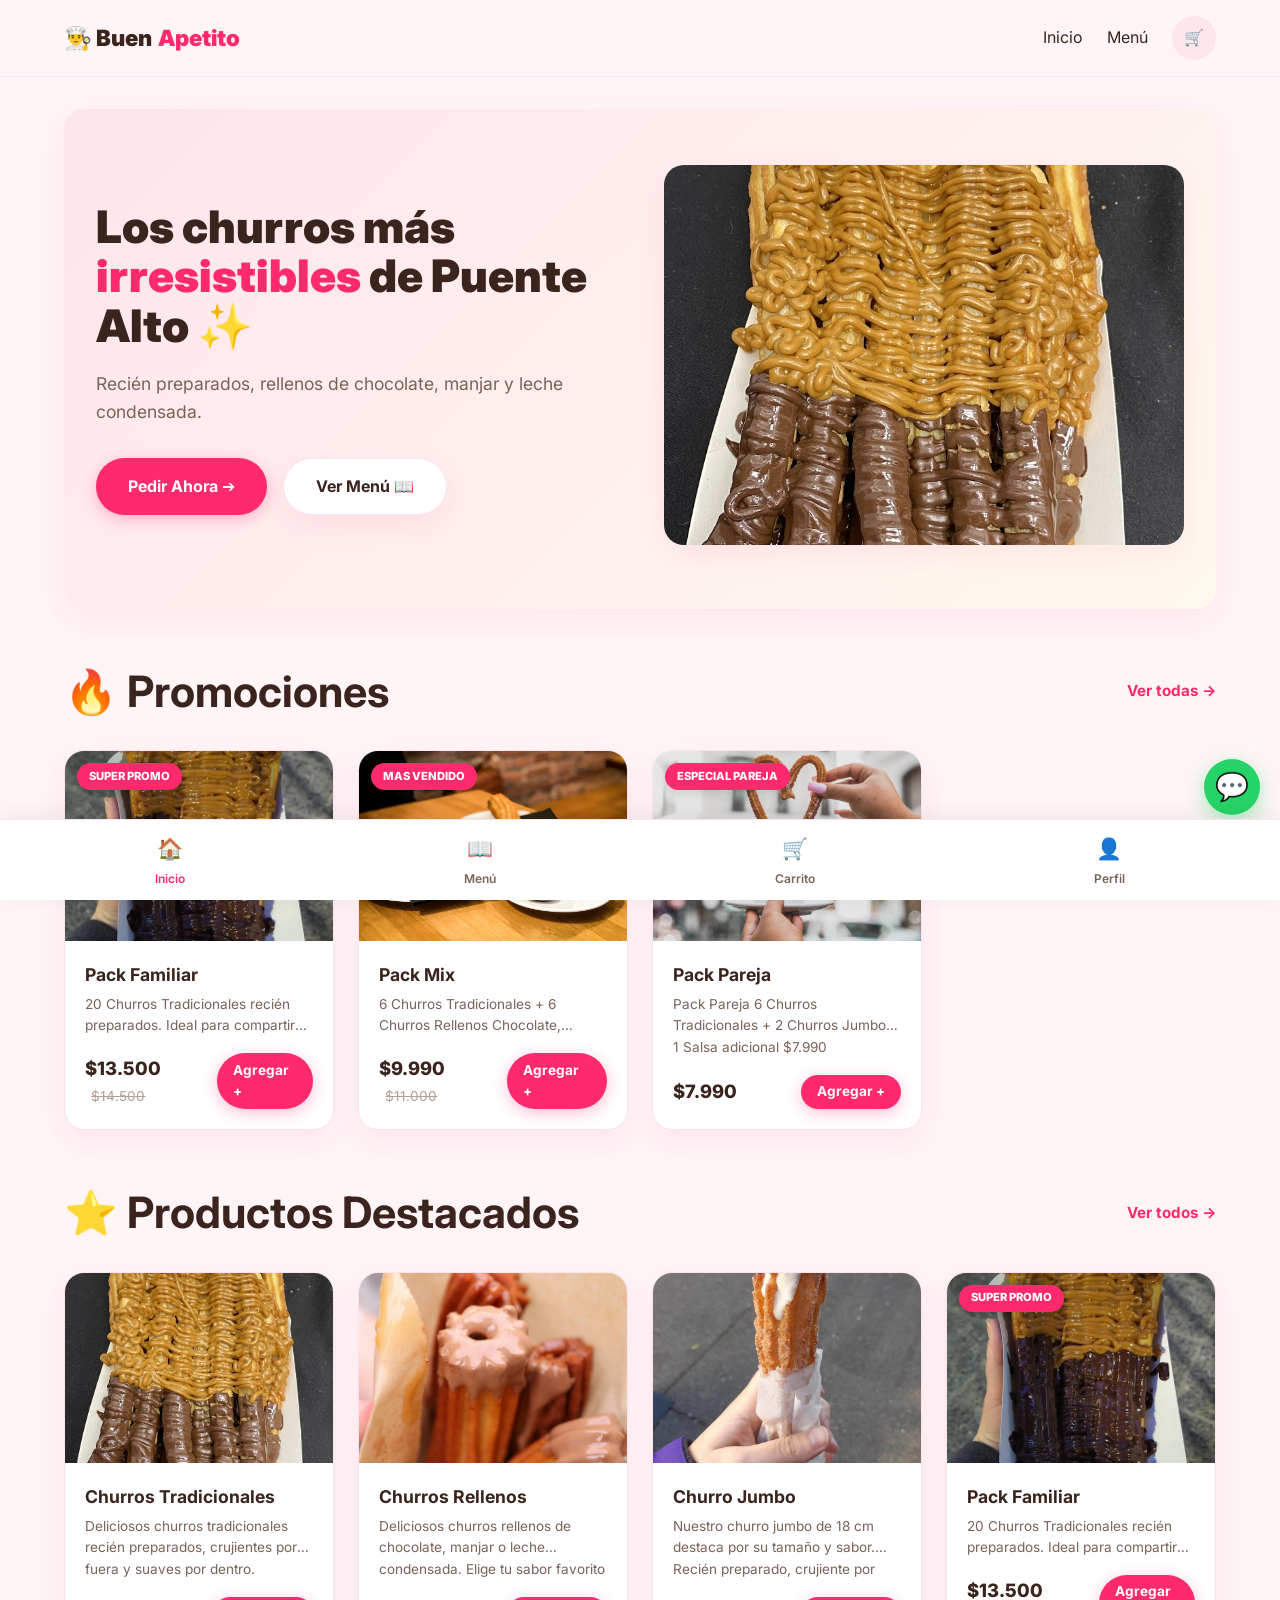
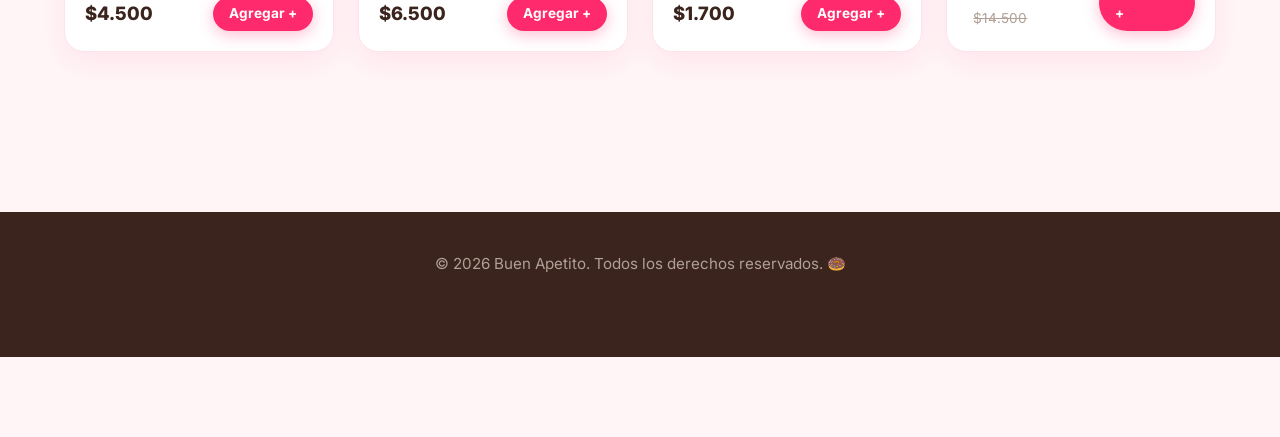
<file: index.html>
<!DOCTYPE html>
<html lang="es">
<head>
    <meta charset="UTF-8">
    <meta name="viewport" content="width=device-width, initial-scale=1.0">
    <title>Buen Apetito - Los Mejores Churros de Puente Alto</title>
    <link rel="stylesheet" href="assets/css/style.css">
    <link href="https://fonts.googleapis.com/css2?family=Inter:wght@400;500;600;700;800;900&display=swap" rel="stylesheet">
</head>
<body>
    <header>
        <div class="nav-container">
            <a href="index.html" class="logo">
                👨‍🍳 Buen <span>Apetito</span>
            </a>
            <nav class="nav-links">
                <a href="index.html" class="active">Inicio</a>
                <a href="catalog.html">Menú</a>
                <a href="cart.html" class="cart-icon-btn">
                    🛒
                    <span class="cart-badge" style="display: none;">0</span>
                </a>
            </nav>
        </div>
    </header>

    <main>
        <section class="hero">
            <div class="hero-content">
                <h1>Los churros más <span>irresistibles</span> de Puente Alto ✨</h1>
                <p>Recién preparados, rellenos de chocolate, manjar y leche condensada.</p>
                <div style="display: flex; gap: 1rem; flex-wrap: wrap;">
                    <a href="catalog.html" class="btn">Pedir Ahora ➔</a>
                    <a href="catalog.html" class="btn btn-secondary">Ver Menú 📖</a>
                </div>
            </div>
            <div class="hero-image">
                <img src="assets/img/products/125C11E0-80DB-48BB-B18E-63DC96A301CD_sGHaFKM.jpeg" alt="Churros Buen Apetito">
            </div>
        </section>

        <section style="margin-bottom: 3rem;">
            <div class="section-title">
                <h2>🔥 Promociones</h2>
                <a href="catalog.html">Ver todas →</a>
            </div>
            <div id="promo-products" class="product-grid">
                <!-- Loaded dynamically -->
            </div>
        </section>

        <section style="margin-bottom: 4rem;">
            <div class="section-title">
                <h2>⭐ Productos Destacados</h2>
                <a href="catalog.html">Ver todos →</a>
            </div>
            <div id="featured-products" class="product-grid">
                <!-- Loaded dynamically -->
            </div>
        </section>
    </main>

    <footer>
        <p>&copy; 2026 Buen Apetito. Todos los derechos reservados. 🍩</p>
    </footer>

    <script type="module">
        import { getProducts, formatPrice } from './assets/js/products.js';
        import './assets/js/app.js';

        async function loadHome() {
            const products = await getProducts();
            
            // Promos (products with old_price or badge)
            const promos = products.filter(p => p.old_price || p.badge_text);
            const promoContainer = document.getElementById('promo-products');
            promoContainer.innerHTML = promos.map(p => `
                <div class="product-card" onclick="window.location.href='product.html?id=${p.id}'" style="cursor: pointer;">
                    ${p.badge_text ? `<span class="product-badge">${p.badge_text}</span>` : ''}
                    <div class="product-img-wrapper">
                        <img src="${p.image}" alt="${p.name}">
                    </div>
                    <div class="product-info">
                        <h3 class="product-title">${p.name}</h3>
                        <p class="product-desc">${p.description}</p>
                        <div class="product-footer">
                            <div>
                                <span class="product-price">${formatPrice(p.price)}</span>
                                ${p.old_price ? `<span class="old-price">${formatPrice(p.old_price)}</span>` : ''}
                            </div>
                            <span class="btn" style="padding: 0.4rem 1rem; font-size: 0.85rem;">Agregar +</span>
                        </div>
                    </div>
                </div>
            `).join('');

            // Featured
            const featuredContainer = document.getElementById('featured-products');
            featuredContainer.innerHTML = products.slice(0, 4).map(p => `
                <div class="product-card" onclick="window.location.href='product.html?id=${p.id}'" style="cursor: pointer;">
                    ${p.badge_text ? `<span class="product-badge">${p.badge_text}</span>` : ''}
                    <div class="product-img-wrapper">
                        <img src="${p.image}" alt="${p.name}">
                    </div>
                    <div class="product-info">
                        <h3 class="product-title">${p.name}</h3>
                        <p class="product-desc">${p.description}</p>
                        <div class="product-footer">
                            <div>
                                <span class="product-price">${formatPrice(p.price)}</span>
                                ${p.old_price ? `<span class="old-price">${formatPrice(p.old_price)}</span>` : ''}
                            </div>
                            <span class="btn" style="padding: 0.4rem 1rem; font-size: 0.85rem;">Agregar +</span>
                        </div>
                    </div>
                </div>
            `).join('');
        }

        loadHome();
    </script>
</body>
</html>
</file>
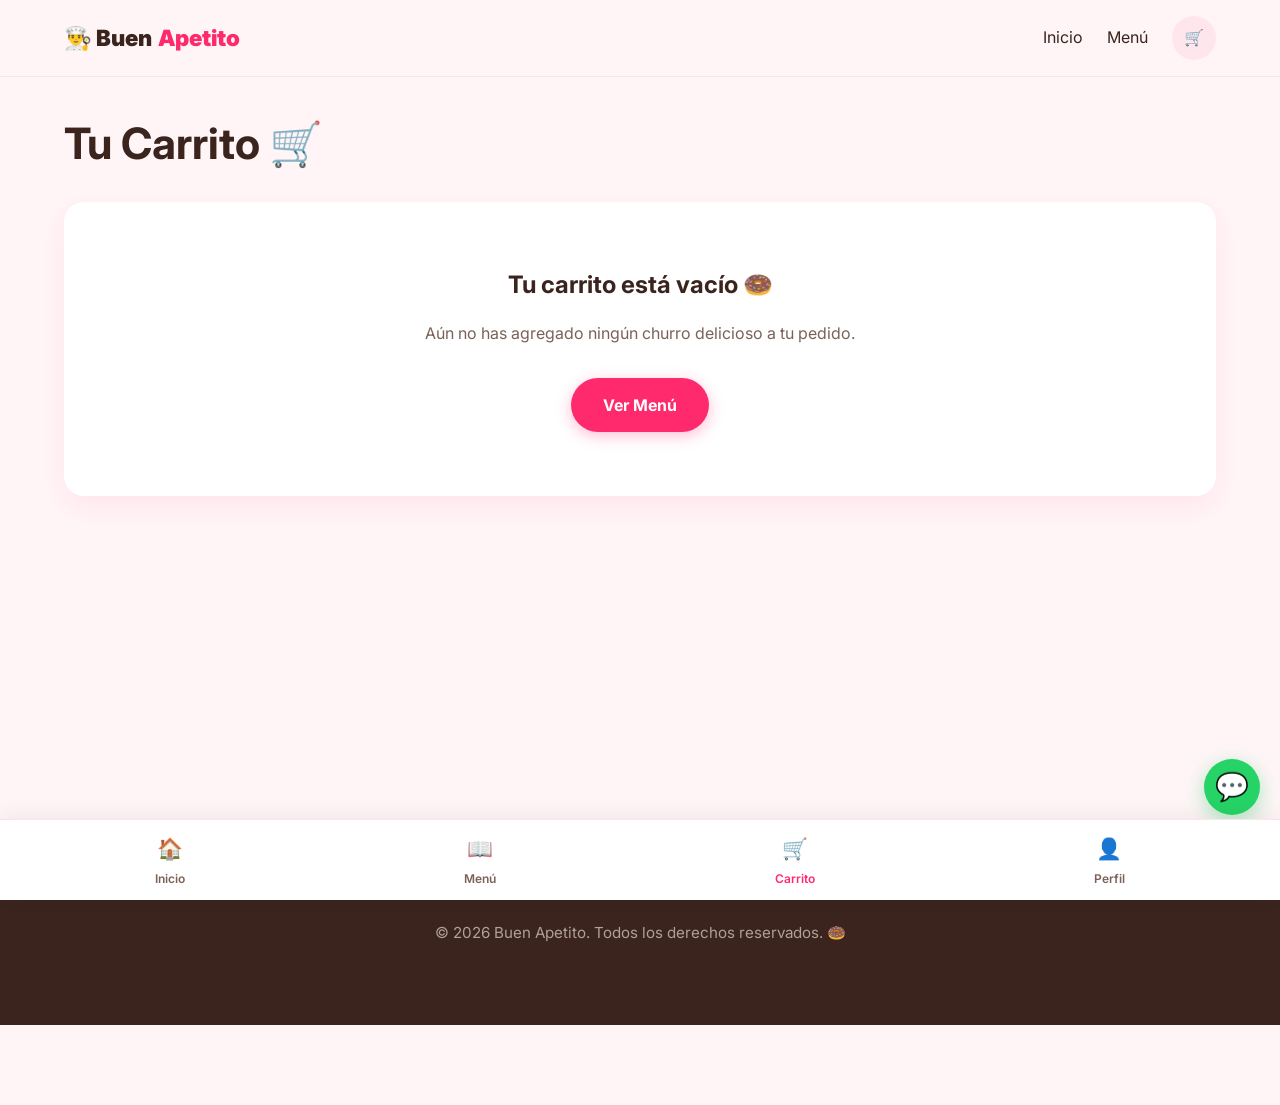
<file: cart.html>
<!DOCTYPE html>
<html lang="es">
<head>
    <meta charset="UTF-8">
    <meta name="viewport" content="width=device-width, initial-scale=1.0">
    <title>Tu Carrito - Buen Apetito</title>
    <link rel="stylesheet" href="assets/css/style.css">
    <link href="https://fonts.googleapis.com/css2?family=Inter:wght@400;500;600;700;800;900&display=swap" rel="stylesheet">
</head>
<body>
    <header>
        <div class="nav-container">
            <a href="index.html" class="logo">
                👨‍🍳 Buen <span>Apetito</span>
            </a>
            <nav class="nav-links">
                <a href="index.html">Inicio</a>
                <a href="catalog.html">Menú</a>
                <a href="cart.html" class="cart-icon-btn active">
                    🛒
                    <span class="cart-badge" style="display: none;">0</span>
                </a>
            </nav>
        </div>
    </header>

    <main>
        <div class="section-title">
            <h2>Tu Carrito 🛒</h2>
        </div>

        <div id="cart-content">
            <!-- Loaded dynamically -->
        </div>
    </main>

    <footer>
        <p>&copy; 2026 Buen Apetito. Todos los derechos reservados. 🍩</p>
    </footer>

    <script type="module">
        import { getCart, removeFromCart, updateQuantity, getCartTotal, clearCart } from './assets/js/cart.js';
        import { formatPrice } from './assets/js/products.js';
        import './assets/js/app.js';

        function renderCart() {
            const cart = getCart();
            const container = document.getElementById('cart-content');
            const keys = Object.keys(cart);

            if (keys.length === 0) {
                container.innerHTML = `
                    <div style="text-align: center; padding: 4rem 1rem; background: var(--card-bg); border-radius: var(--radius); box-shadow: var(--shadow);">
                        <h3 style="font-size: 1.5rem; margin-bottom: 1rem; color: var(--text-dark);">Tu carrito está vacío 🍩</h3>
                        <p style="color: var(--text-muted); margin-bottom: 2rem;">Aún no has agregado ningún churro delicioso a tu pedido.</p>
                        <a href="catalog.html" class="btn">Ver Menú</a>
                    </div>
                `;
                return;
            }

            let total = getCartTotal();

            container.innerHTML = `
                <div class="cart-container">
                    <div class="cart-items">
                        <div style="display: flex; justify-content: space-between; align-items: center; margin-bottom: 1rem;">
                            <h3 style="font-size: 1.2rem; font-weight: 700;">Productos Seleccionados</h3>
                            <button id="clear-cart-btn" style="background: none; border: none; color: #dc3545; cursor: pointer; font-size: 1.1rem;" title="Vaciar Carrito">🗑️</button>
                        </div>
                        <div id="cart-items-list">
                            ${keys.map(key => {
                                const item = cart[key];
                                const imgSrc = item.image || 'assets/img/products/125C11E0-80DB-48BB-B18E-63DC96A301CD_sGHaFKM.jpeg';
                                return `
                                    <div class="cart-item">
                                        <img src="${imgSrc}" alt="${item.name}">
                                        <div class="cart-item-details">
                                            <h3>${item.name}</h3>
                                            <div class="cart-item-price">${formatPrice(item.price * item.quantity)}</div>
                                        </div>
                                        <div class="cart-item-actions">
                                            <div style="display: flex; align-items: center; gap: 0.4rem;">
                                                <button class="qty-btn decrease-item-btn" data-key="${key}" style="width: 30px; height: 30px; font-size: 0.9rem;">-</button>
                                                <span style="font-weight: 700; width: 24px; text-align: center; font-size: 0.95rem;">${item.quantity}</span>
                                                <button class="qty-btn increase-item-btn" data-key="${key}" style="width: 30px; height: 30px; font-size: 0.9rem;">+</button>
                                            </div>
                                            <button class="remove-item-btn" data-key="${key}" style="background: none; border: none; color: #dc3545; cursor: pointer; font-weight: 700; font-size: 1.2rem;" title="Eliminar">×</button>
                                        </div>
                                    </div>
                                `;
                            }).join('')}
                        </div>
                        <div style="margin-top: 1.5rem; display: flex; justify-content: space-between;">
                            <a href="catalog.html" class="btn btn-secondary" style="font-size: 0.9rem; padding: 0.6rem 1.2rem;">← Seguir Comprando</a>
                        </div>
                    </div>

                    <div class="cart-summary">
                        <h3 style="font-size: 1.2rem; font-weight: 700; margin-bottom: 1.5rem;">Resumen de la Orden</h3>
                        <div class="summary-row">
                            <span>Subtotal</span>
                            <span>${formatPrice(total)}</span>
                        </div>
                        <div class="summary-row">
                            <span>Despacho / Retiro</span>
                            <span>Calculado en Checkout</span>
                        </div>
                        <div class="summary-row total">
                            <span>Total</span>
                            <span>${formatPrice(total)}</span>
                        </div>
                        <a href="checkout.html" class="btn" style="width: 100%; margin-top: 1.5rem; text-align: center; padding: 1rem;">
                            Continuar Compra ➔
                        </a>
                    </div>
                </div>
            `;

            container.querySelectorAll('.decrease-item-btn').forEach(btn => {
                btn.addEventListener('click', () => {
                    const key = btn.dataset.key;
                    const item = cart[key];
                    if (item.quantity > 1) {
                        updateQuantity(key, item.quantity - 1);
                        renderCart();
                    } else {
                        removeFromCart(key);
                        renderCart();
                    }
                });
            });

            container.querySelectorAll('.increase-item-btn').forEach(btn => {
                btn.addEventListener('click', () => {
                    const key = btn.dataset.key;
                    const item = cart[key];
                    updateQuantity(key, item.quantity + 1);
                    renderCart();
                });
            });

            container.querySelectorAll('.remove-item-btn').forEach(btn => {
                btn.addEventListener('click', () => {
                    const key = btn.dataset.key;
                    removeFromCart(key);
                    renderCart();
                });
            });

            const clearBtn = document.getElementById('clear-cart-btn');
            if (clearBtn) {
                clearBtn.addEventListener('click', () => {
                    if (confirm('¿Estás seguro de que deseas vaciar tu carrito?')) {
                        clearCart();
                        renderCart();
                    }
                });
            }
        }

        renderCart();
        window.addEventListener('cartUpdated', renderCart);
    </script>
</body>
</html>
</file>
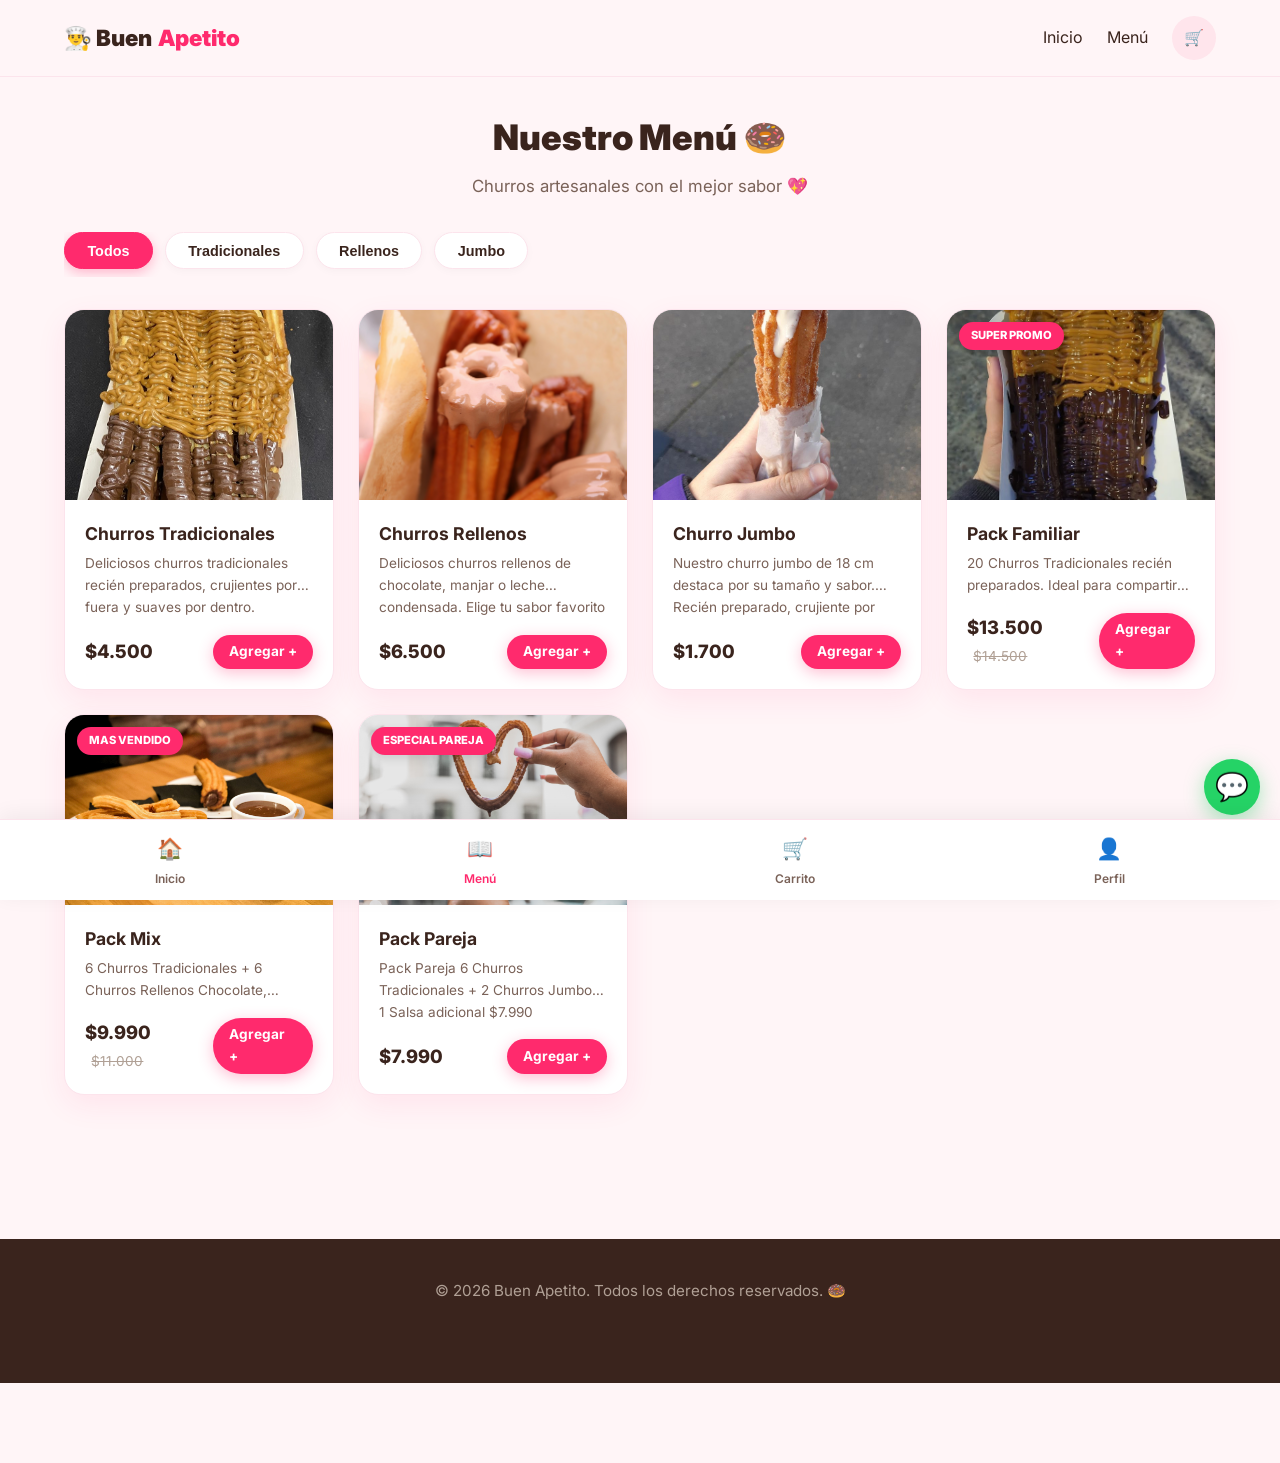
<file: catalog.html>
<!DOCTYPE html>
<html lang="es">
<head>
    <meta charset="UTF-8">
    <meta name="viewport" content="width=device-width, initial-scale=1.0">
    <title>Menú - Buen Apetito</title>
    <link rel="stylesheet" href="assets/css/style.css">
    <link href="https://fonts.googleapis.com/css2?family=Inter:wght@400;500;600;700;800;900&display=swap" rel="stylesheet">
</head>
<body>
    <header>
        <div class="nav-container">
            <a href="index.html" class="logo">
                👨‍🍳 Buen <span>Apetito</span>
            </a>
            <nav class="nav-links">
                <a href="index.html">Inicio</a>
                <a href="catalog.html" class="active">Menú</a>
                <a href="cart.html" class="cart-icon-btn">
                    🛒
                    <span class="cart-badge" style="display: none;">0</span>
                </a>
            </nav>
        </div>
    </header>

    <main>
        <div style="text-align: center; margin-bottom: 2rem;">
            <h1 style="font-size: 2.2rem; font-weight: 900; margin-bottom: 0.5rem; color: var(--text-dark);">Nuestro Menú 🍩</h1>
            <p style="color: var(--text-muted); font-size: 1.05rem;">Churros artesanales con el mejor sabor 💖</p>
        </div>

        <div class="category-pills" id="category-pills">
            <button class="category-pill active" data-filter="all">Todos</button>
            <button class="category-pill" data-filter="tradicionales">Tradicionales</button>
            <button class="category-pill" data-filter="rellenos">Rellenos</button>
            <button class="category-pill" data-filter="jumbo">Jumbo</button>
        </div>

        <div id="catalog-grid" class="product-grid">
            <!-- Loaded dynamically -->
        </div>
    </main>

    <footer>
        <p>&copy; 2026 Buen Apetito. Todos los derechos reservados. 🍩</p>
    </footer>

    <script type="module">
        import { getProducts, formatPrice } from './assets/js/products.js';
        import './assets/js/app.js';

        async function initCatalog() {
            const products = await getProducts();
            const container = document.getElementById('catalog-grid');

            function renderProducts(filter) {
                let filtered = products;
                if (filter === 'tradicionales') {
                    filtered = products.filter(p => p.name.toLowerCase().includes('tradicional') || p.name.toLowerCase().includes('familiar'));
                } else if (filter === 'rellenos') {
                    filtered = products.filter(p => p.name.toLowerCase().includes('relleno') || p.name.toLowerCase().includes('mix'));
                } else if (filter === 'jumbo') {
                    filtered = products.filter(p => p.name.toLowerCase().includes('jumbo') || p.name.toLowerCase().includes('pareja'));
                }

                container.innerHTML = filtered.map(p => `
                    <div class="product-card" onclick="window.location.href='product.html?id=${p.id}'" style="cursor: pointer;">
                        ${p.badge_text ? `<span class="product-badge">${p.badge_text}</span>` : ''}
                        <div class="product-img-wrapper">
                            <img src="${p.image}" alt="${p.name}">
                        </div>
                        <div class="product-info">
                            <h3 class="product-title">${p.name}</h3>
                            <p class="product-desc">${p.description}</p>
                            <div class="product-footer">
                                <div>
                                    <span class="product-price">${formatPrice(p.price)}</span>
                                    ${p.old_price ? `<span class="old-price">${formatPrice(p.old_price)}</span>` : ''}
                                </div>
                                <span class="btn" style="padding: 0.4rem 1rem; font-size: 0.85rem;">Agregar +</span>
                            </div>
                        </div>
                    </div>
                `).join('');
            }

            renderProducts('all');

            document.querySelectorAll('.category-pill').forEach(pill => {
                pill.addEventListener('click', (e) => {
                    document.querySelectorAll('.category-pill').forEach(p => p.classList.remove('active'));
                    pill.classList.add('active');
                    renderProducts(pill.dataset.filter);
                });
            });
        }

        initCatalog();
    </script>
</body>
</html>
</file>
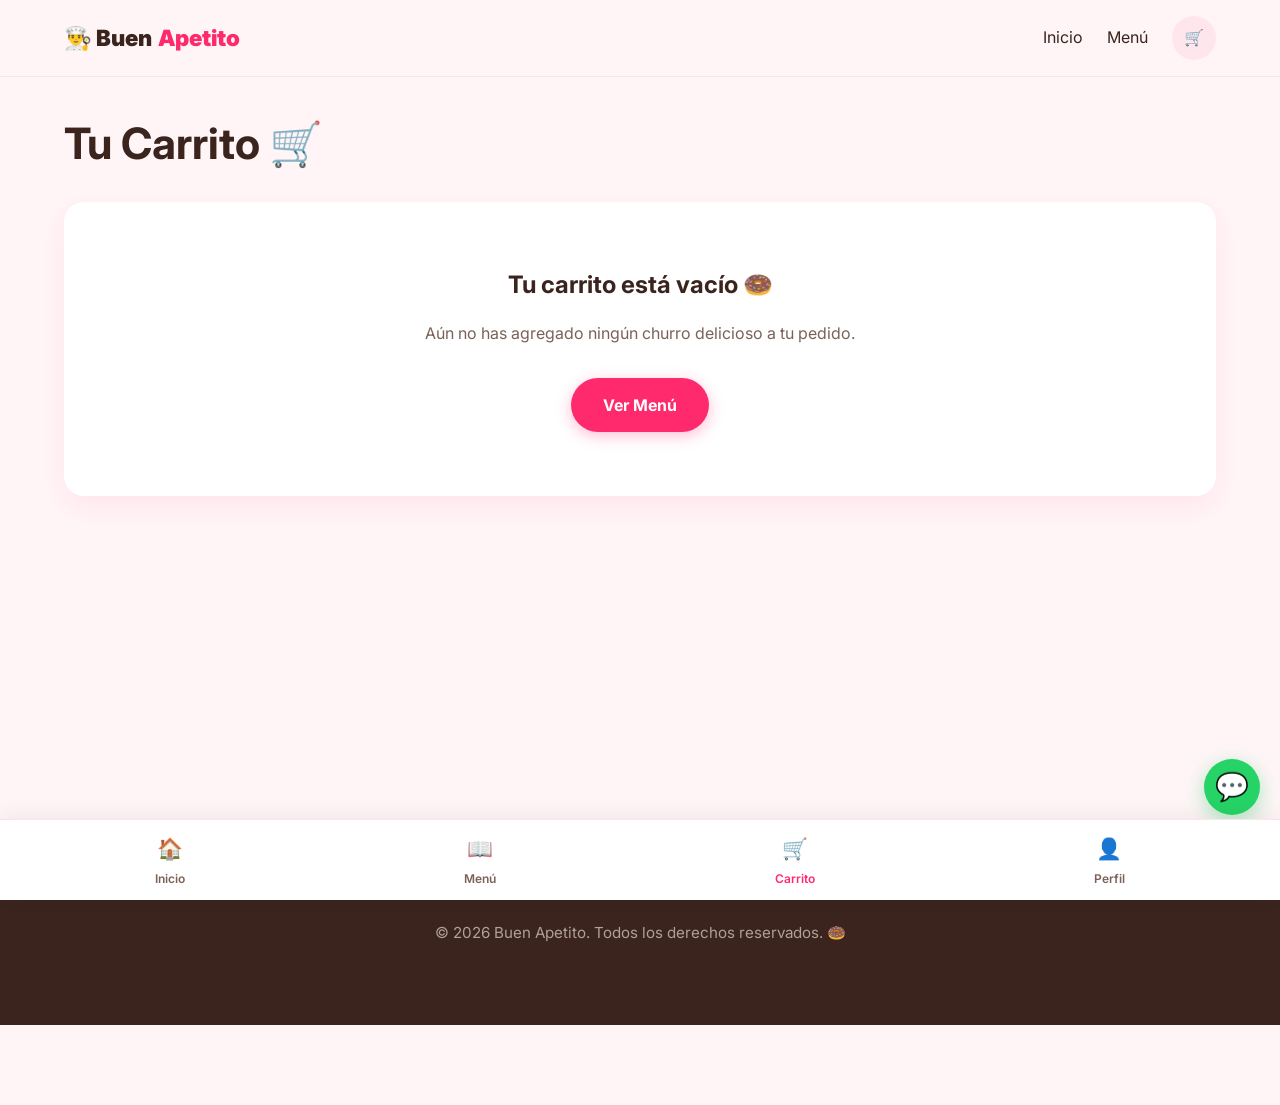
<file: checkout.html>
<!DOCTYPE html>
<html lang="es">
<head>
    <meta charset="UTF-8">
    <meta name="viewport" content="width=device-width, initial-scale=1.0">
    <title>Checkout - Buen Apetito</title>
    <link rel="stylesheet" href="assets/css/style.css">
    <link href="https://fonts.googleapis.com/css2?family=Inter:wght@400;500;600;700;800;900&display=swap" rel="stylesheet">
</head>
<body>
    <header>
        <div class="nav-container">
            <a href="index.html" class="logo">
                👨‍🍳 Buen <span>Apetito</span>
            </a>
            <nav class="nav-links">
                <a href="index.html">Inicio</a>
                <a href="catalog.html">Menú</a>
                <a href="cart.html" class="cart-icon-btn">
                    🛒
                    <span class="cart-badge" style="display: none;">0</span>
                </a>
            </nav>
        </div>
    </header>

    <main>
        <div style="margin-bottom: 1.5rem;">
            <a href="cart.html" style="color: var(--primary-color); font-weight: 600;">← Volver al Carrito</a>
        </div>

        <div class="checkout-container">
            <h2 style="font-size: 1.8rem; font-weight: 800; margin-bottom: 1.5rem; color: var(--text-dark);">Checkout 📋</h2>

            <form id="checkout-form">
                <div style="margin-bottom: 1.5rem;">
                    <h3 style="font-size: 1.1rem; font-weight: 700; margin-bottom: 1rem; color: var(--text-dark);">Tus Datos</h3>
                    <div class="form-group">
                        <label for="customer_name">Nombre y Apellido *</label>
                        <input type="text" id="customer_name" name="customer_name" class="form-control" placeholder="Ingresa tu nombre" required>
                    </div>

                    <div class="form-group">
                        <label for="phone">Teléfono / Celular *</label>
                        <input type="tel" id="phone" name="phone" class="form-control" placeholder="+56 9 1234 5678" required>
                    </div>

                    <div class="form-group" id="address-group" style="display: none;">
                        <label for="address">Dirección de Entrega *</label>
                        <input type="text" id="address" name="address" class="form-control" placeholder="Ej: Av. Siempre Viva 123">
                    </div>
                </div>

                <div style="margin-bottom: 2rem;">
                    <h3 style="font-size: 1.1rem; font-weight: 700; margin-bottom: 1rem; color: var(--text-dark);">Tipo de Entrega</h3>
                    <div class="delivery-options">
                        <label class="delivery-card selected" id="card-delivery">
                            <input type="radio" name="delivery_type" value="delivery" checked>
                            🚚 Delivery
                        </label>
                        <label class="delivery-card" id="card-pickup">
                            <input type="radio" name="delivery_type" value="pickup">
                            🏠 Retiro en Local
                        </label>
                    </div>
                </div>

                <button type="submit" class="btn" style="width: 100%; padding: 1.1rem; font-size: 1.1rem;">
                    Confirmar Pedido ➔
                </button>
            </form>
        </div>
    </main>

    <footer>
        <p>&copy; 2026 Buen Apetito. Todos los derechos reservados. 🍩</p>
    </footer>

    <script type="module">
        import { getCart } from './assets/js/cart.js';
        import { saveCheckoutData, getCheckoutData } from './assets/js/checkout.js';
        import './assets/js/app.js';

        const cart = getCart();
        if (Object.keys(cart).length === 0) {
            window.location.href = 'cart.html';
        }

        const cardDelivery = document.getElementById('card-delivery');
        const cardPickup = document.getElementById('card-pickup');
        const addressGroup = document.getElementById('address-group');
        const addressInput = document.getElementById('address');

        const radioDelivery = cardDelivery.querySelector('input');
        const radioPickup = cardPickup.querySelector('input');

        function updateDeliveryUI() {
            if (radioDelivery.checked) {
                cardDelivery.classList.add('selected');
                cardPickup.classList.remove('selected');
                addressGroup.style.display = 'block';
                addressInput.setAttribute('required', 'required');
            } else {
                cardPickup.classList.add('selected');
                cardDelivery.classList.remove('selected');
                addressGroup.style.display = 'none';
                addressInput.removeAttribute('required');
            }
        }

        cardDelivery.addEventListener('click', () => {
            radioDelivery.checked = true;
            updateDeliveryUI();
        });

        cardPickup.addEventListener('click', () => {
            radioPickup.checked = true;
            updateDeliveryUI();
        });

        // Initialize default UI state
        updateDeliveryUI();

        const savedData = getCheckoutData();
        if (savedData) {
            if (savedData.customer_name) document.getElementById('customer_name').value = savedData.customer_name;
            if (savedData.phone) document.getElementById('phone').value = savedData.phone;
            if (savedData.delivery_type === 'pickup') {
                radioPickup.checked = true;
                updateDeliveryUI();
            } else {
                radioDelivery.checked = true;
                updateDeliveryUI();
                if (savedData.address) addressInput.value = savedData.address;
            }
        }

        document.getElementById('checkout-form').addEventListener('submit', (e) => {
            e.preventDefault();
            const formData = {
                customer_name: document.getElementById('customer_name').value.trim(),
                phone: document.getElementById('phone').value.trim(),
                delivery_type: radioDelivery.checked ? 'delivery' : 'pickup',
                address: radioDelivery.checked ? addressInput.value.trim() : ''
            };

            saveCheckoutData(formData);
            window.location.href = 'summary.html';
        });
    </script>
</body>
</html>
</file>
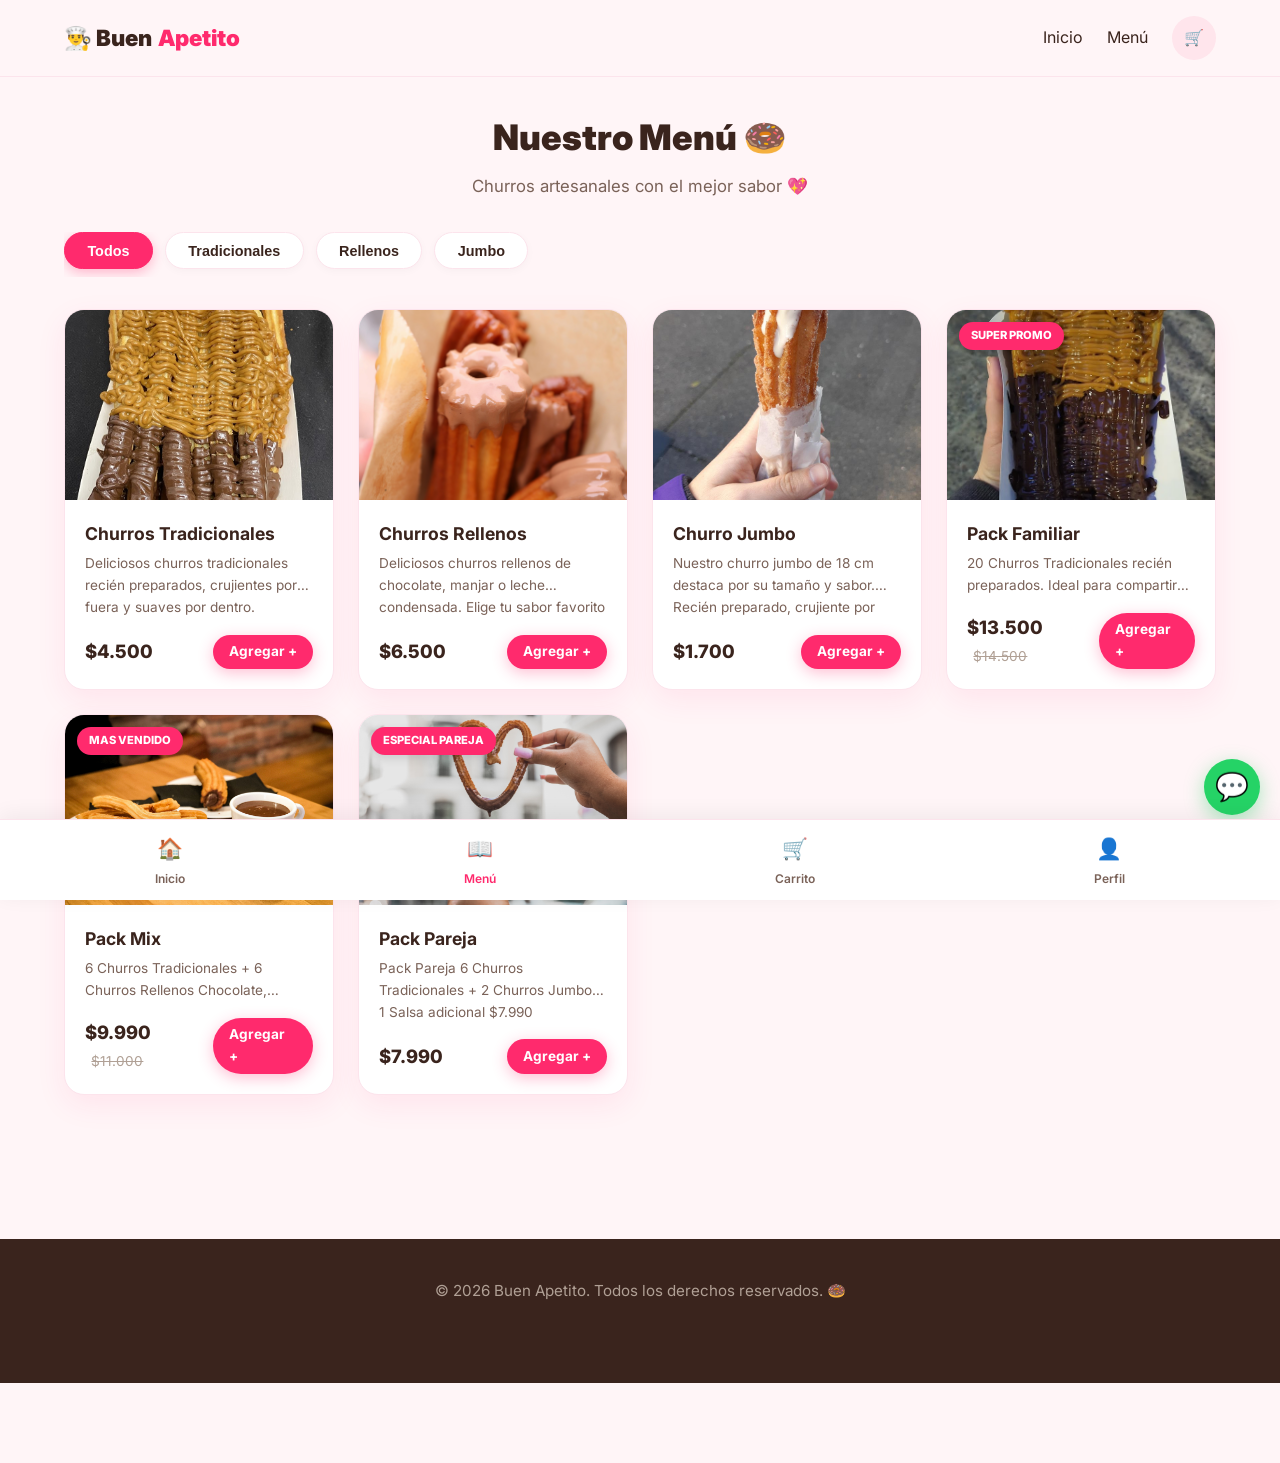
<file: product.html>
<!DOCTYPE html>
<html lang="es">
<head>
    <meta charset="UTF-8">
    <meta name="viewport" content="width=device-width, initial-scale=1.0">
    <title>Detalle de Producto - Buen Apetito</title>
    <link rel="stylesheet" href="assets/css/style.css">
    <link href="https://fonts.googleapis.com/css2?family=Inter:wght@400;500;600;700;800;900&display=swap" rel="stylesheet">
</head>
<body>
    <header>
        <div class="nav-container">
            <a href="index.html" class="logo">
                👨‍🍳 Buen <span>Apetito</span>
            </a>
            <nav class="nav-links">
                <a href="index.html">Inicio</a>
                <a href="catalog.html">Menú</a>
                <a href="cart.html" class="cart-icon-btn">
                    🛒
                    <span class="cart-badge" style="display: none;">0</span>
                </a>
            </nav>
        </div>
    </header>

    <main>
        <div style="margin-bottom: 1.5rem;">
            <a href="catalog.html" style="color: var(--primary-color); font-weight: 600;">← Volver al menú</a>
        </div>

        <div id="product-detail" class="product-detail-container">
            <!-- Loaded dynamically -->
        </div>
    </main>

    <footer>
        <p>&copy; 2026 Buen Apetito. Todos los derechos reservados. 🍩</p>
    </footer>

    <script type="module">
        import { getProductById, getExtras, formatPrice } from './assets/js/products.js';
        import { addToCart } from './assets/js/cart.js';
        import './assets/js/app.js';

        const urlParams = new URLSearchParams(window.location.search);
        const productId = urlParams.get('id');

        async function initProduct() {
            if (!productId) {
                window.location.href = 'catalog.html';
                return;
            }

            const product = await getProductById(productId);
            const allExtras = await getExtras();

            if (!product) {
                window.location.href = 'catalog.html';
                return;
            }

            const productExtras = allExtras.filter(e => product.extras && product.extras.includes(e.id));
            const portions = product.portions || [];

            let selectedPortion = portions.length > 0 ? portions[0] : null;
            let currentBasePrice = selectedPortion ? parseFloat(selectedPortion.price) : parseFloat(product.price);
            let quantity = 1;

            const container = document.getElementById('product-detail');
            container.innerHTML = `
                <div>
                    <img src="${product.image}" alt="${product.name}" class="product-detail-img">
                </div>
                <div class="product-detail-info">
                    <h1>${product.name}</h1>
                    <div id="dynamic-price" class="product-detail-price">${formatPrice(currentBasePrice)}</div>
                    <p class="product-detail-desc">${product.description}</p>

                    ${portions.length > 0 ? `
                        <div class="options-group">
                            <label>Selecciona la Porción:</label>
                            <div class="portions-grid">
                                ${portions.map((port, idx) => `
                                    <div class="option-card ${idx === 0 ? 'selected' : ''}" data-portion-id="${port.id}" data-price="${port.price}">
                                        <span>${port.name}</span>
                                        <span style="font-size: 0.8rem; color: var(--text-muted); margin-top: 4px;">${formatPrice(port.price)}</span>
                                    </div>
                                `).join('')}
                            </div>
                        </div>
                    ` : ''}

                    ${productExtras.length > 0 ? `
                        <div class="options-group">
                            <label>Elige tu relleno / toppings:</label>
                            <div class="extras-grid">
                                ${productExtras.map(ext => `
                                    <div class="option-card extra-checkbox" data-extra-id="${ext.id}" data-price="${ext.price}">
                                        <span>${ext.name}</span>
                                        <span style="font-size: 0.8rem; color: var(--text-muted); margin-top: 4px;">+${formatPrice(ext.price)}</span>
                                    </div>
                                `).join('')}
                            </div>
                        </div>
                    ` : ''}

                    <div class="options-group">
                        <label>Cantidad:</label>
                        <div class="quantity-selector">
                            <button type="button" class="qty-btn" id="decrease-qty">-</button>
                            <input type="text" id="qty-input" value="1" readonly>
                            <button type="button" class="qty-btn" id="increase-qty">+</button>
                        </div>
                    </div>

                    <button type="button" id="add-to-cart-btn" class="btn" style="width: 100%; padding: 1.1rem; font-size: 1.1rem;">
                        Agregar al Pedido 🛒
                    </button>
                </div>
            `;

            let selectedPortionId = selectedPortion ? selectedPortion.id : null;
            let selectedExtraIds = [];

            function calculateTotalPrice() {
                let base = selectedPortion ? parseFloat(selectedPortion.price) : parseFloat(product.price);
                selectedExtraIds.forEach(extId => {
                    const ext = allExtras.find(e => e.id === extId);
                    if (ext) base += parseFloat(ext.price);
                });
                return base * quantity;
            }

            function updatePriceDisplay() {
                const total = calculateTotalPrice();
                document.getElementById('dynamic-price').textContent = formatPrice(total);
            }

            if (portions.length > 0) {
                container.querySelectorAll('.portions-grid .option-card').forEach(card => {
                    card.addEventListener('click', () => {
                        container.querySelectorAll('.portions-grid .option-card').forEach(c => c.classList.remove('selected'));
                        card.classList.add('selected');
                        selectedPortionId = parseInt(card.dataset.portionId);
                        selectedPortion = portions.find(p => p.id === selectedPortionId);
                        updatePriceDisplay();
                    });
                });
            }

            container.querySelectorAll('.extras-grid .option-card').forEach(card => {
                card.addEventListener('click', () => {
                    card.classList.toggle('selected');
                    const extraId = parseInt(card.dataset.extraId);
                    if (card.classList.contains('selected')) {
                        selectedExtraIds.push(extraId);
                    } else {
                        selectedExtraIds = selectedExtraIds.filter(id => id !== extraId);
                    }
                    updatePriceDisplay();
                });
            });

            const qtyInput = document.getElementById('qty-input');
            document.getElementById('decrease-qty').addEventListener('click', () => {
                if (quantity > 1) {
                    quantity--;
                    qtyInput.value = quantity;
                    updatePriceDisplay();
                }
            });

            document.getElementById('increase-qty').addEventListener('click', () => {
                quantity++;
                qtyInput.value = quantity;
                updatePriceDisplay();
            });

            document.getElementById('add-to-cart-btn').addEventListener('click', () => {
                const extrasObjs = allExtras.filter(e => selectedExtraIds.includes(e.id));
                addToCart(product, quantity, selectedExtraIds, selectedPortion, extrasObjs);
                
                const btn = document.getElementById('add-to-cart-btn');
                btn.textContent = '¡Agregado con éxito! ✓';
                btn.style.background = '#28a745';
                setTimeout(() => {
                    window.location.href = 'cart.html';
                }, 800);
            });
        }

        initProduct();
    </script>
</body>
</html>
</file>
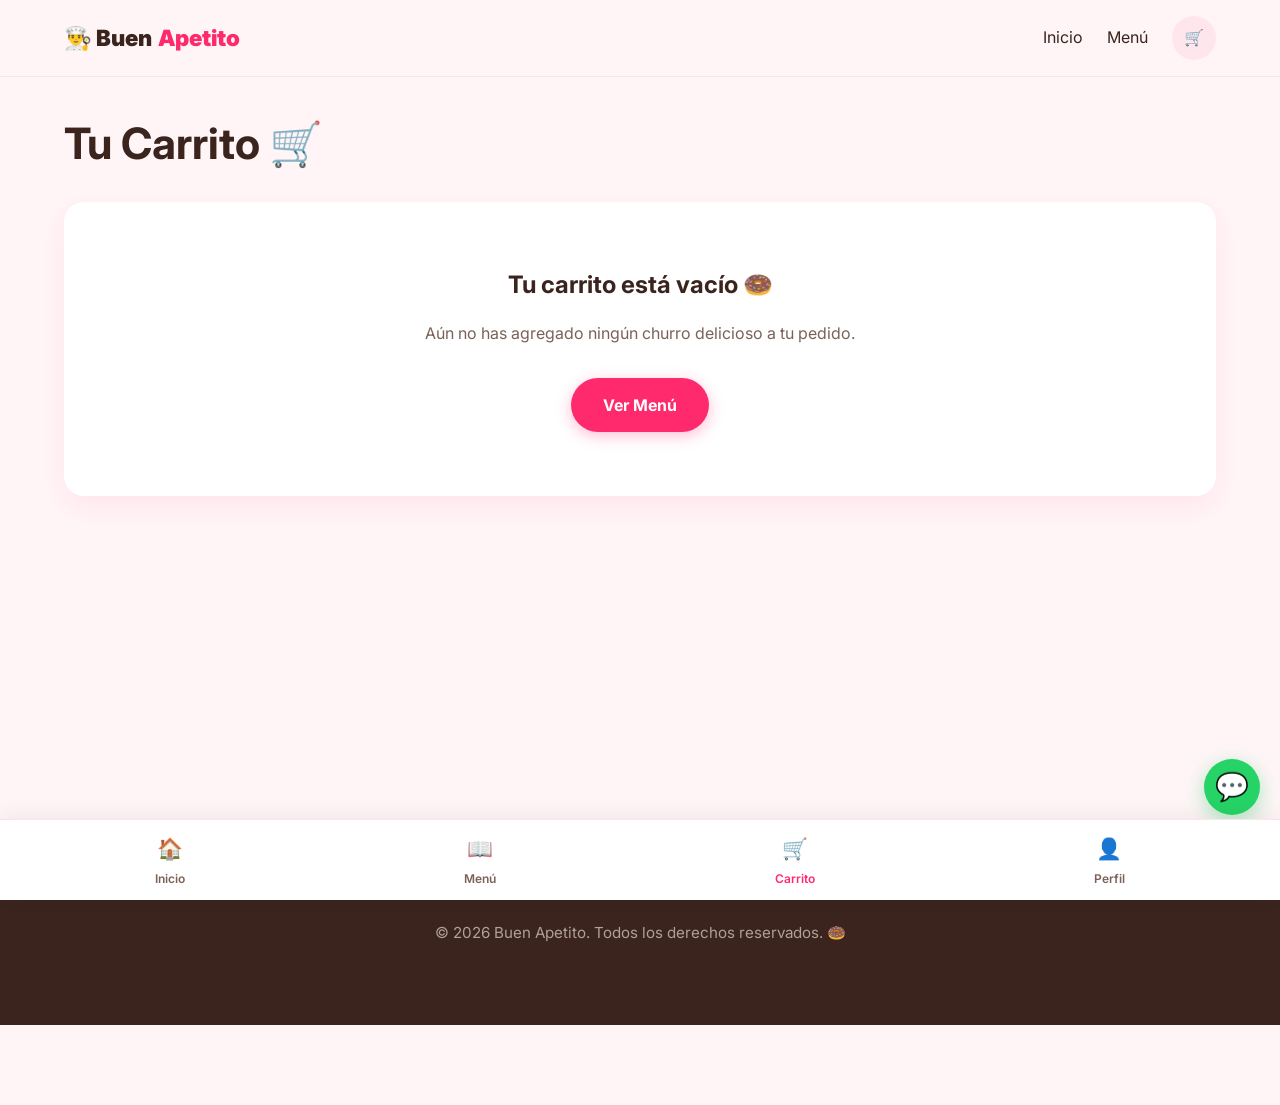
<file: summary.html>
<!DOCTYPE html>
<html lang="es">
<head>
    <meta charset="UTF-8">
    <meta name="viewport" content="width=device-width, initial-scale=1.0">
    <title>Pedido Listo - Buen Apetito</title>
    <link rel="stylesheet" href="assets/css/style.css">
    <link href="https://fonts.googleapis.com/css2?family=Inter:wght@400;500;600;700;800;900&display=swap" rel="stylesheet">
</head>
<body>
    <header>
        <div class="nav-container">
            <a href="index.html" class="logo">
                👨‍🍳 Buen <span>Apetito</span>
            </a>
            <nav class="nav-links">
                <a href="index.html">Inicio</a>
                <a href="catalog.html">Menú</a>
                <a href="cart.html" class="cart-icon-btn">
                    🛒
                    <span class="cart-badge" style="display: none;">0</span>
                </a>
            </nav>
        </div>
    </header>

    <main>
        <div class="summary-container">
            <div class="success-banner">
                <h2>¡Pedido listo para enviar! 🎉</h2>
                <p>Gracias por elegir Buen Apetito 💖</p>
            </div>

            <div id="summary-content">
                <!-- Loaded dynamically -->
            </div>
        </div>
    </main>

    <footer>
        <p>&copy; 2026 Buen Apetito. Todos los derechos reservados. 🍩</p>
    </footer>

    <script type="module">
        import { getCart, clearCart } from './assets/js/cart.js';
        import { getCheckoutData } from './assets/js/checkout.js';
        import { formatPrice } from './assets/js/products.js';
        import { generateWhatsAppUrl } from './assets/js/whatsapp.js';
        import './assets/js/app.js';

        const cart = getCart();
        const checkoutData = getCheckoutData();

        if (Object.keys(cart).length === 0 || !checkoutData) {
            window.location.href = 'cart.html';
        }

        const container = document.getElementById('summary-content');
        const isDelivery = checkoutData.delivery_type === 'delivery';
        const deliveryLabel = isDelivery ? 'Delivery (Solo Bajos de Mena)' : 'Retiro en Local';
        
        let subtotal = 0;
        let itemsHtml = '';
        Object.values(cart).forEach(item => {
            const itemSubtotal = item.price * item.quantity;
            subtotal += itemSubtotal;
            itemsHtml += `
                <div style="display: flex; justify-content: space-between; margin-bottom: 0.75rem; font-size: 0.95rem;">
                    <span>• ${item.name} <strong>x${item.quantity}</strong></span>
                    <span style="font-weight: 600;">${formatPrice(itemSubtotal)}</span>
                </div>
            `;
        });

        const deliveryFee = isDelivery ? 2000 : 0;
        const totalFinal = subtotal + deliveryFee;
        const randomOrderNum = Math.floor(1000 + Math.random() * 9000);

        const policyNotice = isDelivery 
            ? `⚠️ <strong>Importante:</strong> Solo realizamos delivery dentro de <strong>Bajos de Mena</strong>. Para que tu pedido ingrese a cocina, <strong>debe ser pagado previamente por transferencia</strong>.`
            : `ℹ️ <strong>Información:</strong> Para retiro en local, puedes pagar en <strong>efectivo o transferencia</strong> al retirar.`;

        container.innerHTML = `
            <div class="order-details-card" style="background: var(--primary-light); border-left: 4px solid var(--primary-color);">
                <p style="font-size: 0.9rem; line-height: 1.5; color: var(--text-dark);">
                    ${policyNotice}
                </p>
            </div>

            <div class="order-details-card">
                <div style="text-align: center; margin-bottom: 1rem; font-weight: 700; color: var(--primary-color);">
                    Pedido N° #${randomOrderNum}
                </div>
                <p><strong>Cliente:</strong> ${checkoutData.customer_name}</p>
                <p><strong>Teléfono:</strong> ${checkoutData.phone}</p>
                <p><strong>Tipo Entrega:</strong> ${deliveryLabel}</p>
                ${isDelivery ? `<p><strong>Dirección:</strong> ${checkoutData.address}</p>` : ''}
            </div>

            <div class="order-details-card">
                <h3>🛒 Productos</h3>
                <div style="margin-top: 0.5rem;">
                    ${itemsHtml}
                </div>
                <div class="summary-row" style="margin-top: 1rem; border-top: 1px solid var(--border-color); padding-top: 0.75rem;">
                    <span>Subtotal</span>
                    <span>${formatPrice(subtotal)}</span>
                </div>
                ${isDelivery ? `
                <div class="summary-row">
                    <span>Delivery (Bajos de Mena)</span>
                    <span>${formatPrice(deliveryFee)}</span>
                </div>
                ` : ''}
                <div class="summary-row total">
                    <span>Total Final</span>
                    <span style="color: var(--primary-color);">${formatPrice(totalFinal)}</span>
                </div>
            </div>

            <button id="send-whatsapp-btn" class="btn btn-whatsapp" style="width: 100%; padding: 1.2rem; font-size: 1.15rem;">
                Enviar por WhatsApp 🟢
            </button>
            <div style="text-align: center; margin-top: 1rem;">
                <a href="index.html" class="btn btn-secondary" style="font-size: 0.95rem; padding: 0.6rem 1.5rem;">Volver al Inicio</a>
            </div>
        `;

        document.getElementById('send-whatsapp-btn').addEventListener('click', () => {
            const waUrl = generateWhatsAppUrl(checkoutData, cart, totalFinal);
            clearCart();
            window.open(waUrl, '_blank');
        });
    </script>
</body>
</html>
</file>
<file: assets/css/style.css>
@import url('variables.css');
@import url('components.css');

/* Main Layout */
main {
    max-width: 1200px;
    margin: 0 auto;
    padding: 2rem 1.5rem;
    min-height: calc(100vh - 160px);
}

/* Hero Section */
.hero {
    background: linear-gradient(135deg, var(--primary-light) 0%, var(--cream) 100%);
    border-radius: var(--radius);
    padding: 3.5rem 2rem;
    display: grid;
    grid-template-columns: 1fr 1fr;
    gap: 3rem;
    align-items: center;
    margin-bottom: 3rem;
    box-shadow: var(--shadow);
}

.hero-content h1 {
    font-size: 2.8rem;
    font-weight: 900;
    color: var(--text-dark);
    line-height: 1.1;
    margin-bottom: 1.2rem;
}

.hero-content h1 span {
    color: var(--primary-color);
}

.hero-content p {
    font-size: 1.1rem;
    color: var(--text-muted);
    margin-bottom: 2rem;
}

.hero-image img {
    width: 100%;
    max-height: 380px;
    object-fit: cover;
    border-radius: var(--radius);
    box-shadow: var(--shadow);
}

/* Section Titles */
.section-title {
    font-size: 1.8rem;
    font-weight: 800;
    margin-bottom: 1.5rem;
    color: var(--text-dark);
    display: flex;
    align-items: center;
    justify-content: space-between;
}

.section-title a {
    font-size: 0.95rem;
    color: var(--primary-color);
    font-weight: 700;
}

/* Product Detail Page */
.product-detail-container {
    display: grid;
    grid-template-columns: 1fr 1fr;
    gap: 3rem;
    background: var(--card-bg);
    padding: 2.5rem;
    border-radius: var(--radius);
    box-shadow: var(--shadow);
    border: 1px solid var(--border-color);
}

.product-detail-img {
    width: 100%;
    height: 420px;
    object-fit: cover;
    border-radius: var(--radius);
    box-shadow: var(--shadow);
}

.product-detail-info h1 {
    font-size: 2.2rem;
    font-weight: 800;
    margin-bottom: 1rem;
    color: var(--text-dark);
}

.product-detail-price {
    font-size: 1.8rem;
    font-weight: 800;
    color: var(--primary-color);
    margin-bottom: 1.5rem;
}

.product-detail-desc {
    color: var(--text-muted);
    font-size: 1rem;
    margin-bottom: 2rem;
    white-space: pre-line;
}

.options-group {
    margin-bottom: 1.5rem;
}

.options-group label {
    display: block;
    font-weight: 700;
    margin-bottom: 0.75rem;
    color: var(--text-dark);
    font-size: 1rem;
}

.portions-grid, .extras-grid {
    display: grid;
    grid-template-columns: repeat(auto-fill, minmax(130px, 1fr));
    gap: 0.75rem;
}

.option-card {
    border: 2px solid var(--border-color);
    border-radius: var(--radius-sm);
    padding: 0.85rem 1rem;
    cursor: pointer;
    transition: var(--transition);
    display: flex;
    flex-direction: column;
    align-items: center;
    text-align: center;
    background: white;
    font-weight: 600;
    font-size: 0.9rem;
}

.option-card input {
    display: none;
}

.option-card:hover {
    border-color: var(--accent-pink);
}

.option-card.selected {
    border-color: var(--primary-color);
    background: var(--primary-light);
    color: var(--text-dark);
}

.quantity-selector {
    display: flex;
    align-items: center;
    gap: 1rem;
    margin-bottom: 2rem;
}

.qty-btn {
    background: var(--cream);
    border: 1px solid var(--border-color);
    width: 40px;
    height: 40px;
    border-radius: 50%;
    font-weight: 700;
    font-size: 1.2rem;
    cursor: pointer;
    transition: var(--transition);
    color: var(--text-dark);
}

.qty-btn:hover {
    background: var(--primary-light);
    border-color: var(--primary-color);
}

#qty-input {
    width: 60px;
    text-align: center;
    font-size: 1.2rem;
    font-weight: 700;
    border: 1px solid var(--border-color);
    border-radius: var(--radius-sm);
    padding: 0.4rem;
}

/* Cart Page */
.cart-container {
    display: grid;
    grid-template-columns: 2fr 1fr;
    gap: 2rem;
}

.cart-items {
    background: var(--card-bg);
    border-radius: var(--radius);
    padding: 2rem;
    box-shadow: var(--shadow);
    border: 1px solid var(--border-color);
}

.cart-item {
    display: flex;
    align-items: center;
    justify-content: space-between;
    padding: 1.25rem 0;
    border-bottom: 1px solid var(--border-color);
}

.cart-item:last-child {
    border-bottom: none;
}

.cart-item-details h3 {
    font-size: 1.1rem;
    font-weight: 700;
    margin-bottom: 0.25rem;
}

.cart-item-price {
    font-weight: 700;
    color: var(--primary-color);
    margin-top: 0.25rem;
}

.cart-item-actions {
    display: flex;
    align-items: center;
    gap: 1.5rem;
}

.cart-summary {
    background: var(--card-bg);
    border-radius: var(--radius);
    padding: 2rem;
    box-shadow: var(--shadow);
    border: 1px solid var(--border-color);
    height: fit-content;
}

.summary-row {
    display: flex;
    justify-content: space-between;
    margin-bottom: 1rem;
    font-size: 1rem;
    color: var(--text-muted);
}

.summary-row.total {
    font-size: 1.3rem;
    font-weight: 800;
    color: var(--text-dark);
    border-top: 2px solid var(--border-color);
    padding-top: 1rem;
    margin-top: 1rem;
}

/* Checkout Page */
.checkout-container {
    max-width: 800px;
    margin: 0 auto;
    background: var(--card-bg);
    padding: 2.5rem;
    border-radius: var(--radius);
    box-shadow: var(--shadow);
    border: 1px solid var(--border-color);
}

.form-group {
    margin-bottom: 1.5rem;
}

.form-group label {
    display: block;
    font-weight: 700;
    margin-bottom: 0.5rem;
    color: var(--text-dark);
}

.form-control {
    width: 100%;
    padding: 0.9rem 1.2rem;
    border: 1px solid var(--border-color);
    border-radius: var(--radius-sm);
    font-size: 1rem;
    font-family: inherit;
    background: var(--bg-color);
    transition: var(--transition);
}

.form-control:focus {
    outline: none;
    border-color: var(--primary-color);
    background: white;
    box-shadow: 0 0 0 3px var(--primary-light);
}

.delivery-options {
    display: grid;
    grid-template-columns: 1fr 1fr;
    gap: 1rem;
    margin-bottom: 1.5rem;
}

.delivery-card {
    border: 2px solid var(--border-color);
    border-radius: var(--radius-sm);
    padding: 1.25rem;
    text-align: center;
    cursor: pointer;
    font-weight: 700;
    background: white;
    transition: var(--transition);
}

.delivery-card input {
    display: none;
}

.delivery-card.selected {
    border-color: var(--primary-color);
    background: var(--primary-light);
    color: var(--text-dark);
}

/* Summary Page */
.summary-container {
    max-width: 750px;
    margin: 0 auto;
    background: var(--card-bg);
    padding: 2.5rem;
    border-radius: var(--radius);
    box-shadow: var(--shadow);
    border: 1px solid var(--border-color);
}

.success-banner {
    text-align: center;
    margin-bottom: 2rem;
}

.success-banner h2 {
    font-size: 2.2rem;
    font-weight: 900;
    color: var(--text-dark);
    margin-bottom: 0.5rem;
}

.success-banner p {
    color: var(--text-muted);
}

.order-details-card {
    background: var(--cream);
    padding: 1.5rem;
    border-radius: var(--radius-sm);
    margin-bottom: 2rem;
}

.order-details-card h3 {
    font-size: 1.1rem;
    font-weight: 700;
    margin-bottom: 1rem;
    border-bottom: 1px solid var(--border-color);
    padding-bottom: 0.5rem;
}

/* Footer */
footer {
    background: var(--text-dark);
    color: white;
    text-align: center;
    padding: 2.5rem 1.5rem 5rem 1.5rem;
    margin-top: 4rem;
}

footer p {
    color: #b0a095;
    font-size: 0.95rem;
}

/* Responsive */
@media (max-width: 768px) {
    .hero {
        grid-template-columns: 1fr;
        padding: 2rem 1.5rem;
        text-align: center;
    }
    .hero-content h1 {
        font-size: 2.2rem;
    }
    .hero-image {
        display: none;
    }
    .product-detail-container, .cart-container {
        grid-template-columns: 1fr;
    }
}
</file>
